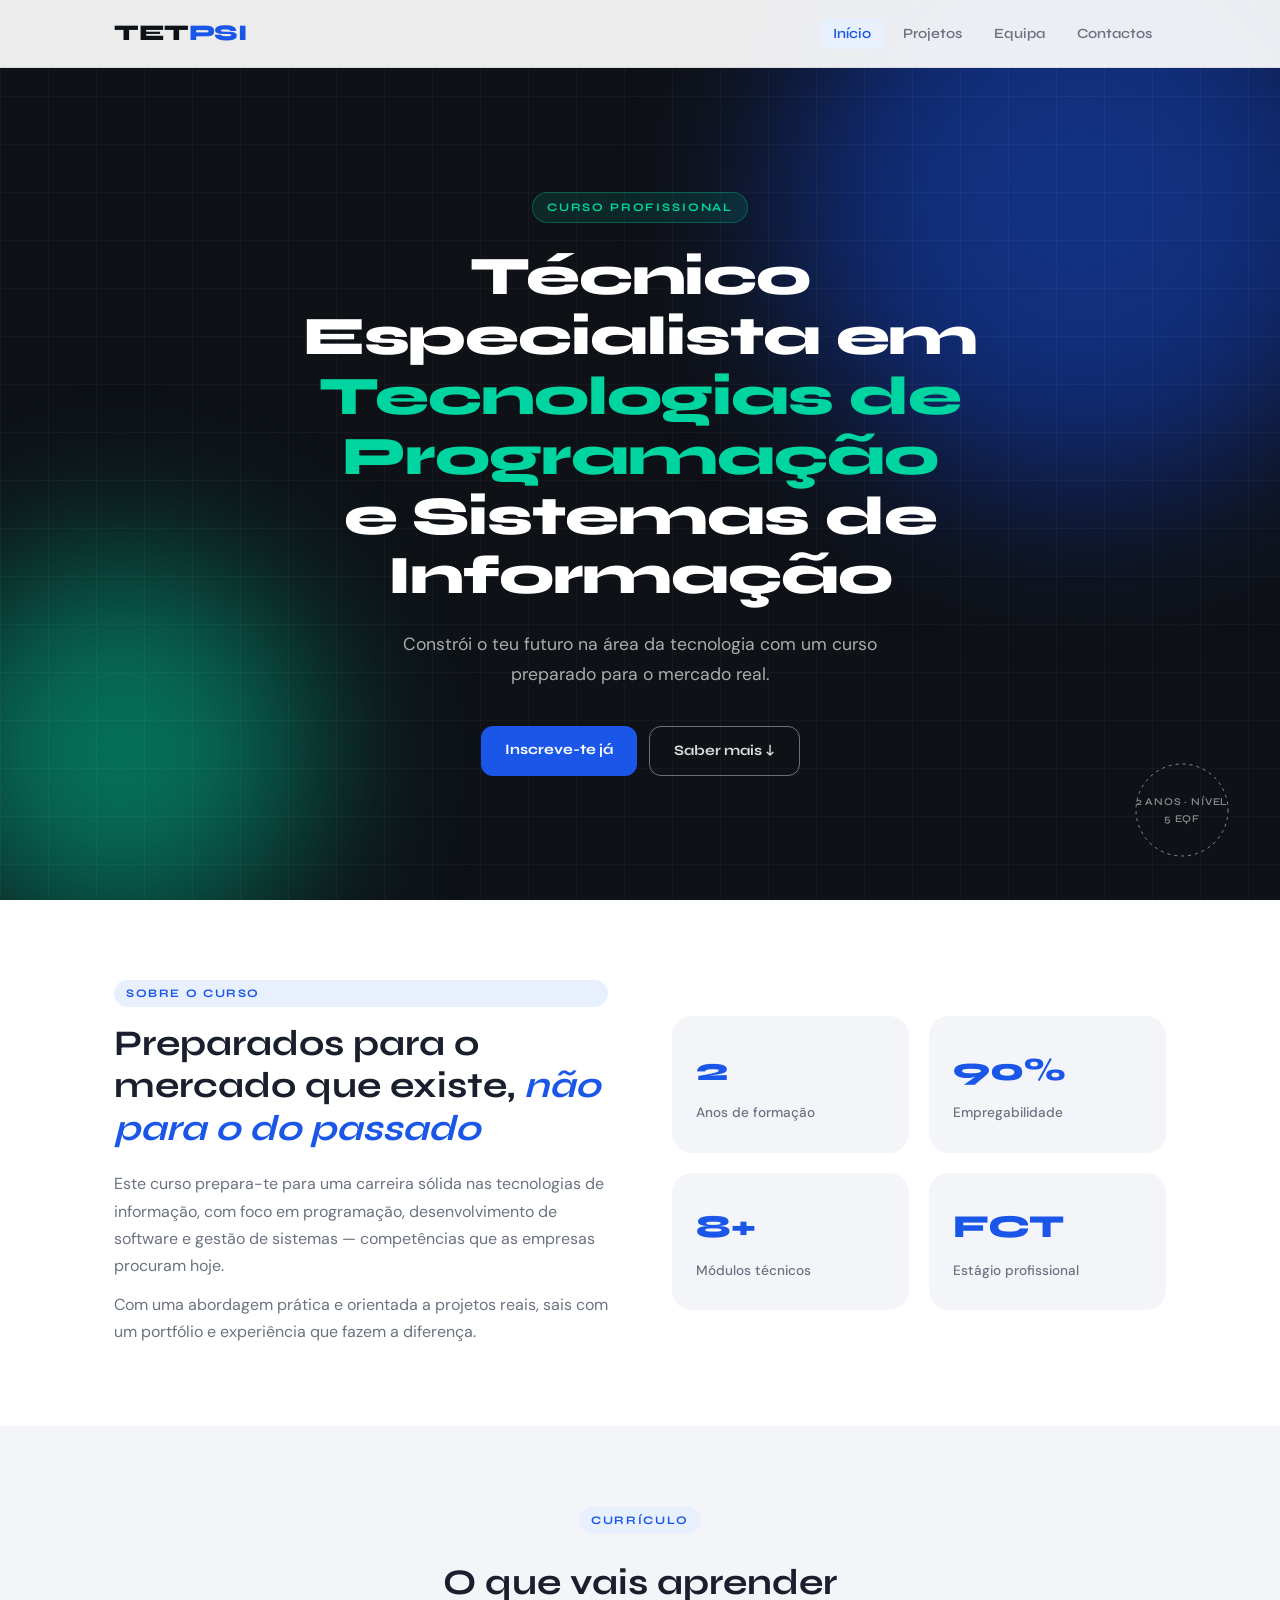
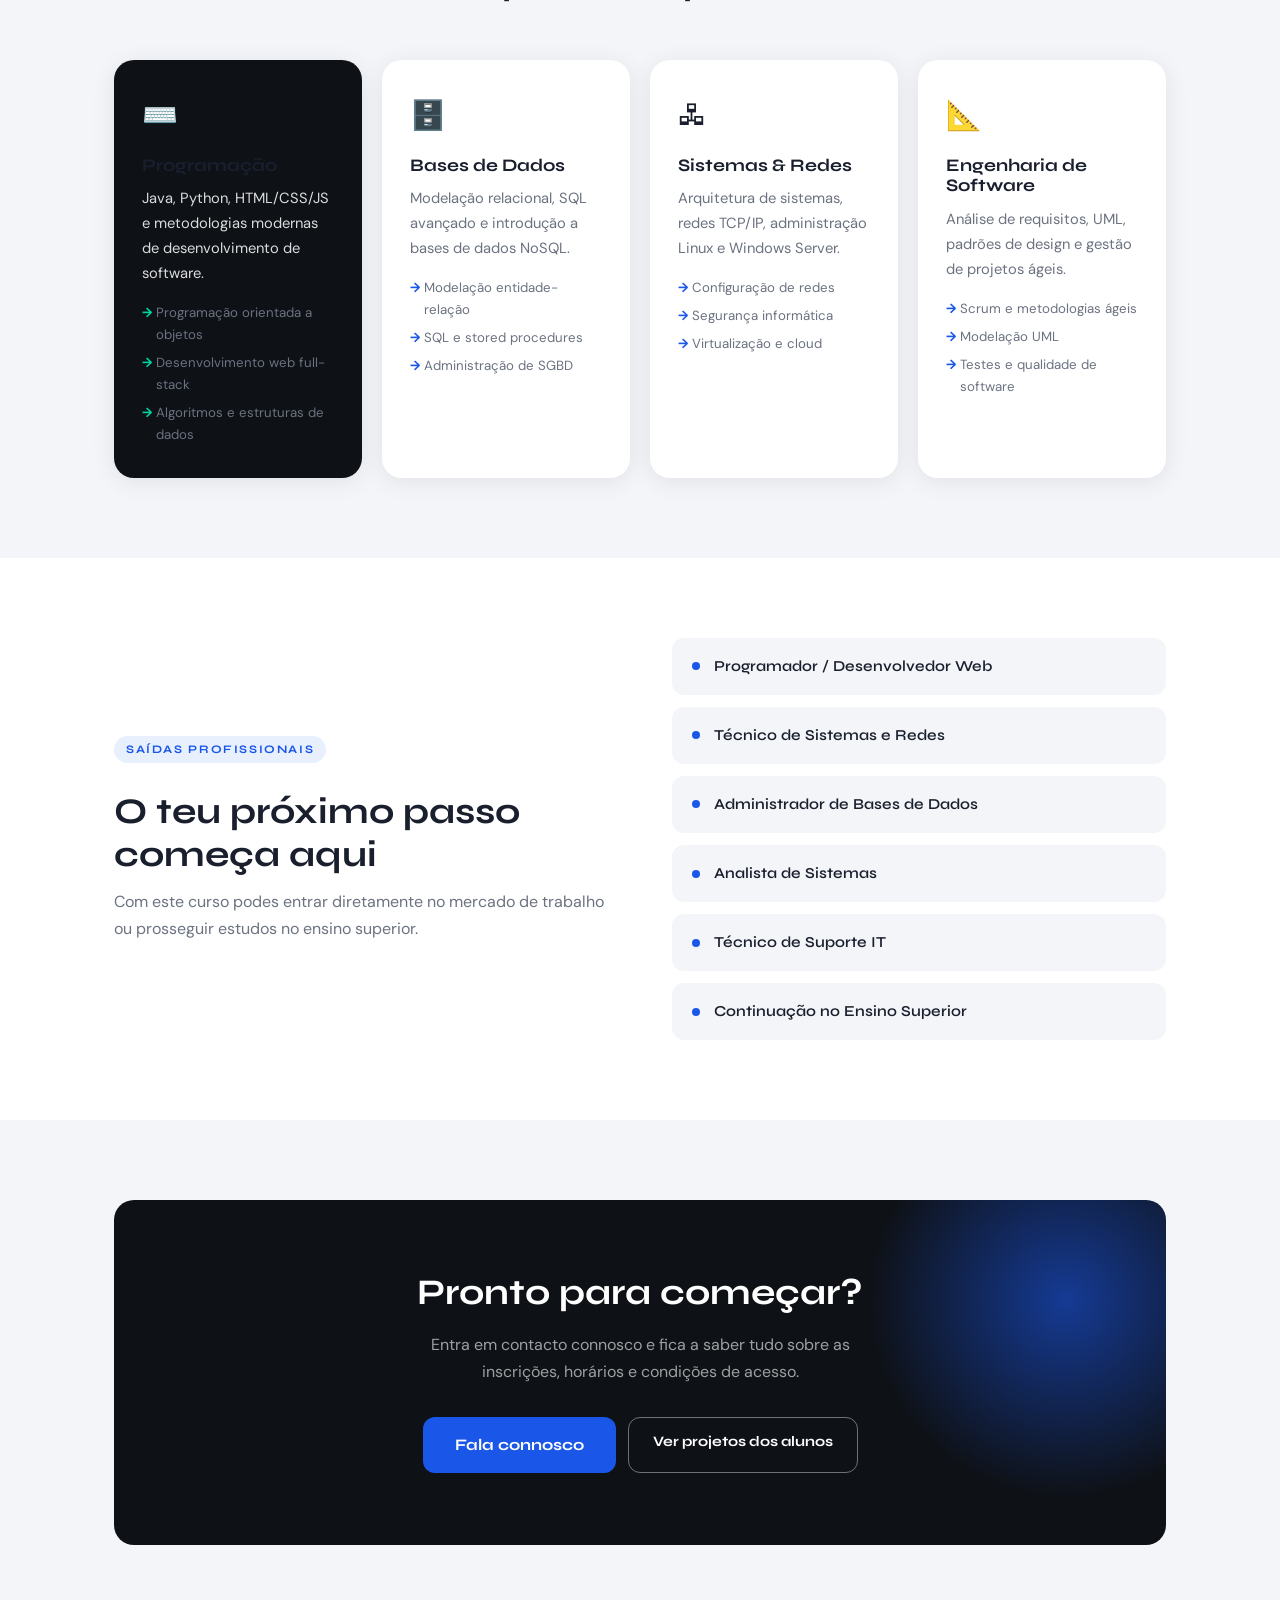
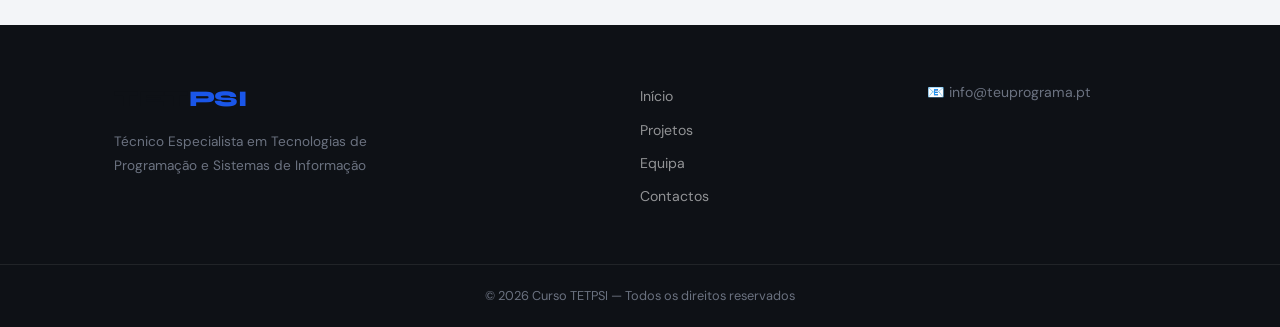
<file: index.html>
<!DOCTYPE html>
<html lang="pt">
<head>
  <meta charset="UTF-8">
  <meta name="viewport" content="width=device-width, initial-scale=1.0">
  <title>Curso TETPSI</title>
  <link rel="stylesheet" href="css/style.css">
  <link rel="preconnect" href="https://fonts.googleapis.com">
  <link rel="preconnect" href="https://fonts.gstatic.com" crossorigin>
  <link href="https://fonts.googleapis.com/css2?family=Syne:wght@400;600;700;800&family=DM+Sans:ital,wght@0,300;0,400;0,500;1,300&display=swap" rel="stylesheet">
</head>
<body>

  <!-- NAV -->
  <nav class="navbar">
    <div class="nav-inner">
      <a href="index.html" class="nav-logo">TET<span>PSI</span></a>
      <ul class="nav-links">
        <li><a href="index.html" class="active">Início</a></li>
        <li><a href="paginas/projetos.html">Projetos</a></li>
        <li><a href="paginas/equipa.html">Equipa</a></li>
        <li><a href="paginas/contatos.html">Contactos</a></li>
      </ul>
      <button class="nav-toggle" aria-label="Menu">
        <span></span><span></span><span></span>
      </button>
    </div>
  </nav>

  <!-- HERO -->
  <header class="hero">
    <div class="hero-bg">
      <div class="blob blob-1"></div>
      <div class="blob blob-2"></div>
      <div class="grid-overlay"></div>
    </div>
    <div class="hero-content">
      <span class="hero-tag">Curso Profissional</span>
      <h1 class="hero-title">
        Técnico Especialista em<br>
        <em>Tecnologias de Programação</em><br>
        e Sistemas de Informação
      </h1>
      <p class="hero-sub">Constrói o teu futuro na área da tecnologia com um curso preparado para o mercado real.</p>
      <div class="hero-actions">
        <a href="paginas/contatos.html" class="btn btn-primary">Inscreve-te já</a>
        <a href="#sobre" class="btn btn-ghost">Saber mais ↓</a>
      </div>
    </div>
    <div class="hero-badge">
      <svg viewBox="0 0 100 100" class="badge-ring"><circle cx="50" cy="50" r="46" fill="none" stroke="currentColor" stroke-width="1" stroke-dasharray="3 4"/></svg>
      <span>2 anos · Nível 5 EQF</span>
    </div>
  </header>

  <!-- SOBRE -->
  <section id="sobre" class="section sobre">
    <div class="container">
      <div class="sobre-grid">
        <div class="sobre-text">
          <span class="section-tag">Sobre o Curso</span>
          <h2>Preparados para o mercado que existe, <em>não para o do passado</em></h2>
          <p>Este curso prepara-te para uma carreira sólida nas tecnologias de informação, com foco em programação, desenvolvimento de software e gestão de sistemas — competências que as empresas procuram hoje.</p>
          <p>Com uma abordagem prática e orientada a projetos reais, sais com um portfólio e experiência que fazem a diferença.</p>
        </div>
        <div class="sobre-stats">
          <div class="stat">
            <span class="stat-num">2</span>
            <span class="stat-label">Anos de formação</span>
          </div>
          <div class="stat">
            <span class="stat-num">90%</span>
            <span class="stat-label">Empregabilidade</span>
          </div>
          <div class="stat">
            <span class="stat-num">8+</span>
            <span class="stat-label">Módulos técnicos</span>
          </div>
          <div class="stat">
            <span class="stat-num">FCT</span>
            <span class="stat-label">Estágio profissional</span>
          </div>
        </div>
      </div>
    </div>
  </section>

  <!-- O QUE APRENDES -->
  <section class="section aprender">
    <div class="container">
      <div class="section-header">
        <span class="section-tag">Currículo</span>
        <h2>O que vais aprender</h2>
      </div>
      <div class="cards-grid">
        <div class="card card--accent">
          <div class="card-icon">⌨️</div>
          <h3>Programação</h3>
          <p>Java, Python, HTML/CSS/JS e metodologias modernas de desenvolvimento de software.</p>
          <ul class="card-list">
            <li>Programação orientada a objetos</li>
            <li>Desenvolvimento web full-stack</li>
            <li>Algoritmos e estruturas de dados</li>
          </ul>
        </div>
        <div class="card">
          <div class="card-icon">🗄️</div>
          <h3>Bases de Dados</h3>
          <p>Modelação relacional, SQL avançado e introdução a bases de dados NoSQL.</p>
          <ul class="card-list">
            <li>Modelação entidade-relação</li>
            <li>SQL e stored procedures</li>
            <li>Administração de SGBD</li>
          </ul>
        </div>
        <div class="card">
          <div class="card-icon">🖧</div>
          <h3>Sistemas & Redes</h3>
          <p>Arquitetura de sistemas, redes TCP/IP, administração Linux e Windows Server.</p>
          <ul class="card-list">
            <li>Configuração de redes</li>
            <li>Segurança informática</li>
            <li>Virtualização e cloud</li>
          </ul>
        </div>
        <div class="card">
          <div class="card-icon">📐</div>
          <h3>Engenharia de Software</h3>
          <p>Análise de requisitos, UML, padrões de design e gestão de projetos ágeis.</p>
          <ul class="card-list">
            <li>Scrum e metodologias ágeis</li>
            <li>Modelação UML</li>
            <li>Testes e qualidade de software</li>
          </ul>
        </div>
      </div>
    </div>
  </section>

  <!-- SAIDAS -->
  <section class="section saidas">
    <div class="container">
      <div class="saidas-inner">
        <div class="section-header">
          <span class="section-tag">Saídas Profissionais</span>
          <h2>O teu próximo passo começa aqui</h2>
          <p>Com este curso podes entrar diretamente no mercado de trabalho ou prosseguir estudos no ensino superior.</p>
        </div>
        <div class="saidas-list">
          <div class="saida-item"><span class="saida-dot"></span>Programador / Desenvolvedor Web</div>
          <div class="saida-item"><span class="saida-dot"></span>Técnico de Sistemas e Redes</div>
          <div class="saida-item"><span class="saida-dot"></span>Administrador de Bases de Dados</div>
          <div class="saida-item"><span class="saida-dot"></span>Analista de Sistemas</div>
          <div class="saida-item"><span class="saida-dot"></span>Técnico de Suporte IT</div>
          <div class="saida-item"><span class="saida-dot"></span>Continuação no Ensino Superior</div>
        </div>
      </div>
    </div>
  </section>

  <!-- CTA -->
  <section class="section cta">
    <div class="container">
      <div class="cta-box">
        <div class="cta-blob"></div>
        <h2>Pronto para começar?</h2>
        <p>Entra em contacto connosco e fica a saber tudo sobre as inscrições, horários e condições de acesso.</p>
        <div class="cta-actions">
          <a href="paginas/contatos.html" class="btn btn-primary btn-lg">Fala connosco</a>
          <a href="paginas/projetos.html" class="btn btn-ghost-dark">Ver projetos dos alunos</a>
        </div>
      </div>
    </div>
  </section>

  <!-- FOOTER -->
  <footer class="footer">
    <div class="container footer-inner">
      <div class="footer-brand">
        <a href="index.html" class="nav-logo">TET<span>PSI</span></a>
        <p>Técnico Especialista em Tecnologias de Programação e Sistemas de Informação</p>
      </div>
      <div class="footer-links">
        <a href="index.html">Início</a>
        <a href="paginas/projetos.html">Projetos</a>
        <a href="paginas/equipa.html">Equipa</a>
        <a href="paginas/contatos.html">Contactos</a>
      </div>
      <div class="footer-contact">
        <p>📧 info@teuprograma.pt</p>
      </div>
    </div>
    <div class="footer-bottom">
      <p>&copy; 2026 Curso TETPSI — Todos os direitos reservados</p>
    </div>
  </footer>

  <script src="script.js"></script>
</body>
</html>
</file>
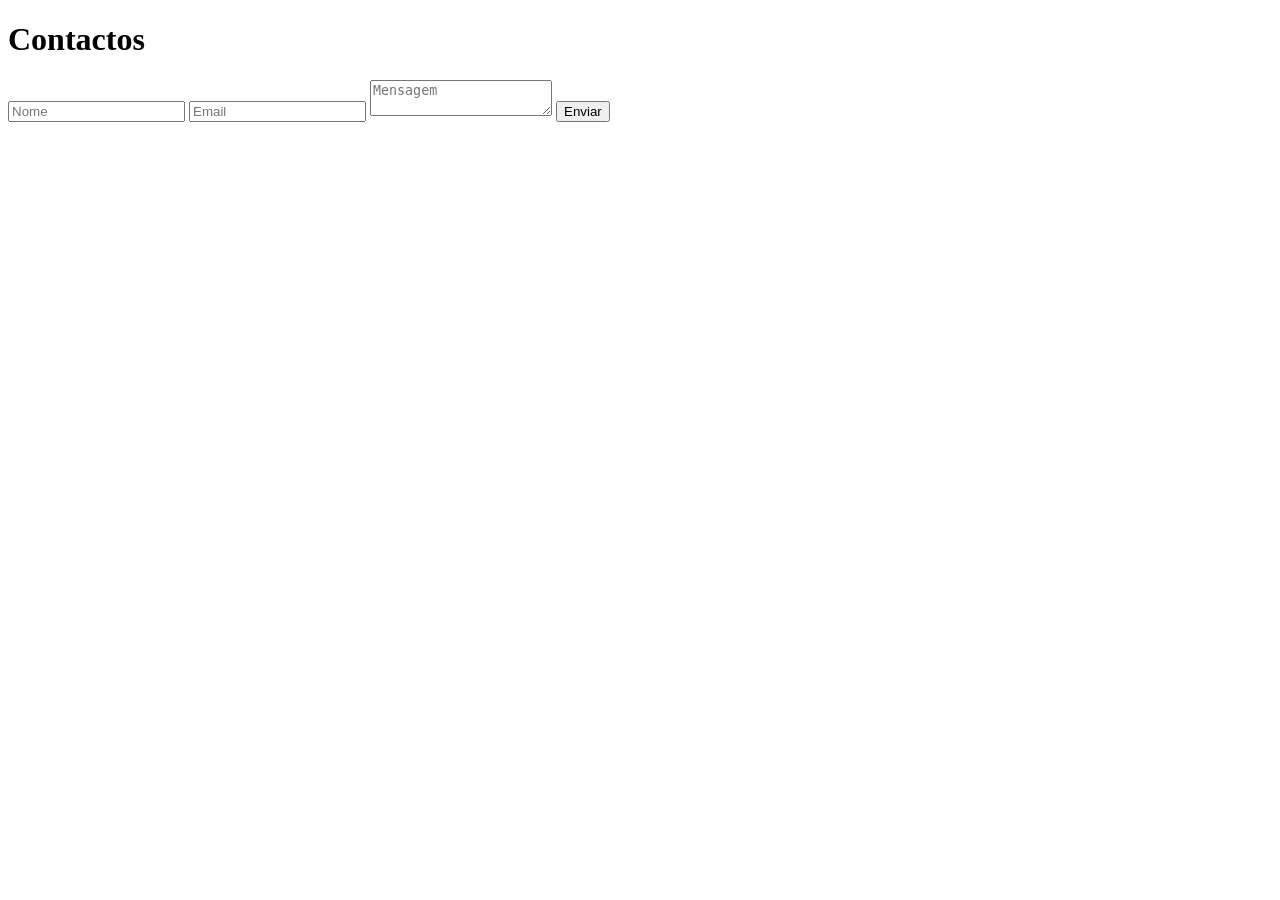
<file: contatos.html>
<!DOCTYPE html>
<html lang="en">
<head>
    <meta charset="UTF-8">
    <meta name="viewport" content="width=device-width, initial-scale=1.0">
    <title>Contactos</title>
</head>
<body>
    <h1>Contactos</h1>
    <form>
        <input type="text" id="nome" placeholder="Nome">
        <input type="email" id="email" placeholder="Email">
        <textarea id="mensagem" placeholder="Mensagem"></textarea>
        <button type="submit">Enviar</button>
</form>
<script src="script.js"></script>
</body>
</html>
</file>
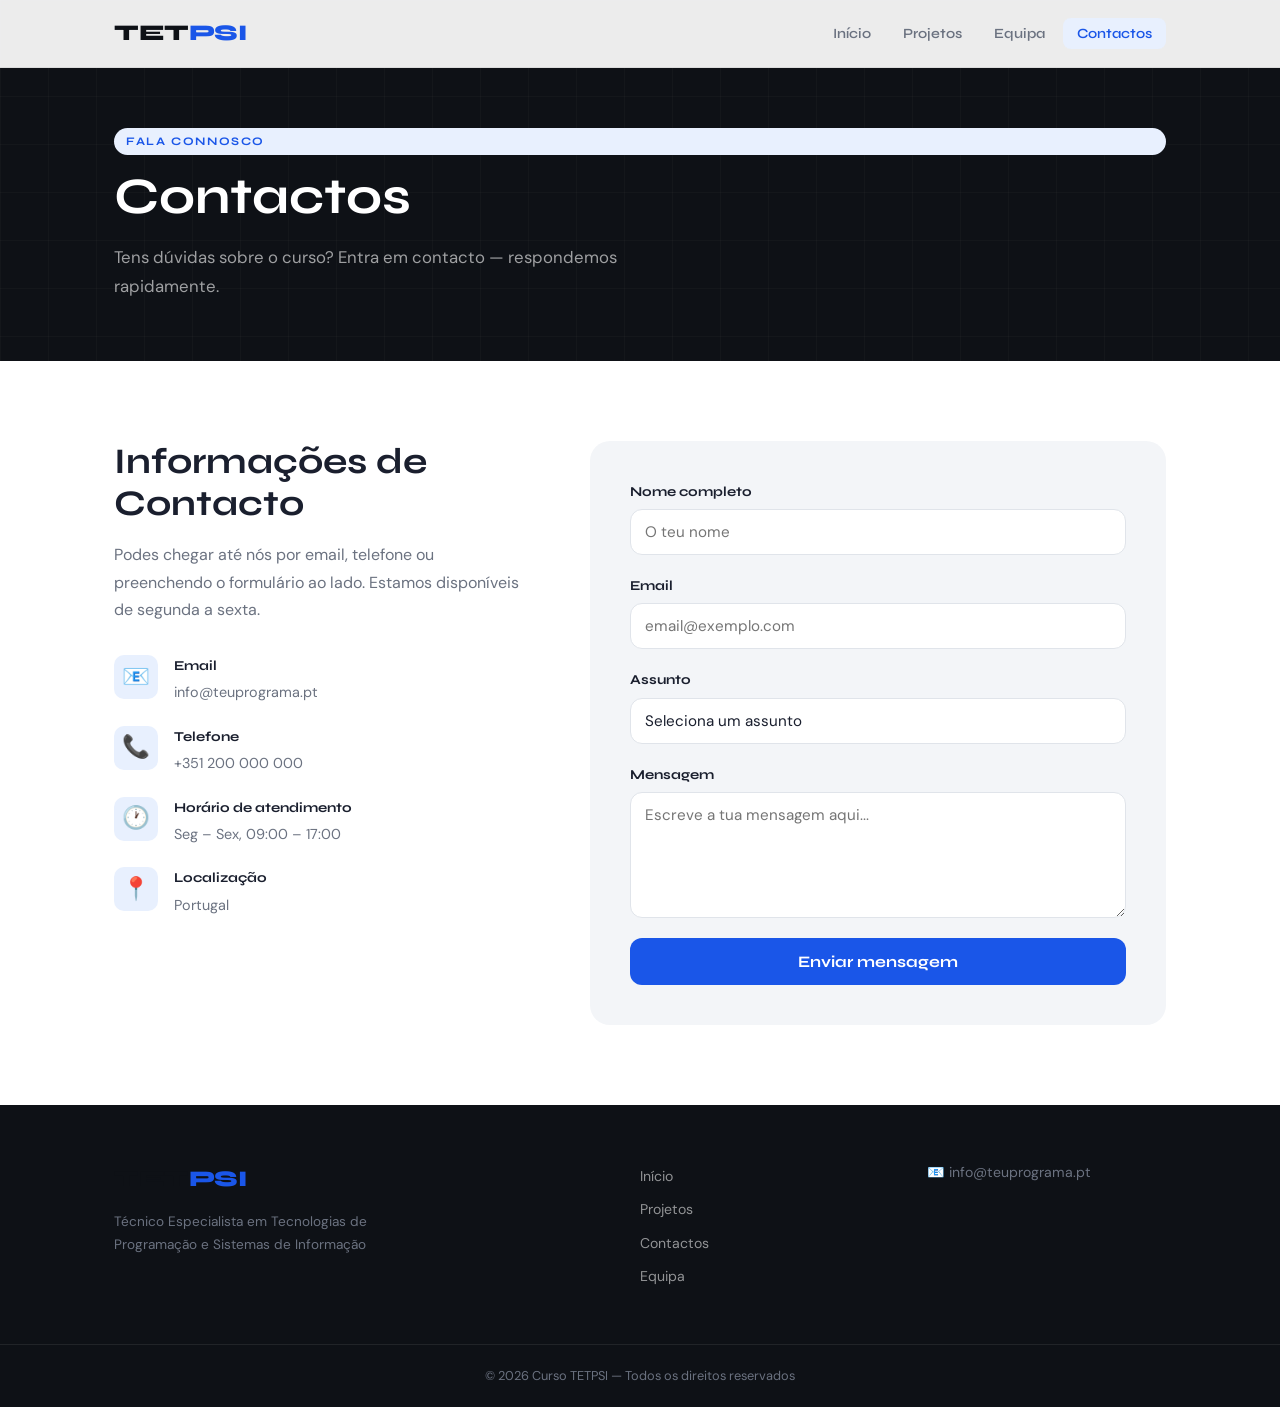
<file: paginas/contatos.html>
<!DOCTYPE html>
<html lang="pt">
<head>
  <meta charset="UTF-8">
  <meta name="viewport" content="width=device-width, initial-scale=1.0">
  <title>Contactos — TETPSI</title>
  <link rel="stylesheet" href="../css/style.css">
  <link rel="preconnect" href="https://fonts.googleapis.com">
  <link rel="preconnect" href="https://fonts.gstatic.com" crossorigin>
  <link href="https://fonts.googleapis.com/css2?family=Syne:wght@400;600;700;800&family=DM+Sans:ital,wght@0,300;0,400;0,500;1,300&display=swap" rel="stylesheet">
</head>
<body>

  <!-- NAV -->
  <nav class="navbar">
    <div class="nav-inner">
      <a href="../index.html" class="nav-logo">TET<span>PSI</span></a>
      <ul class="nav-links">
        <li><a href="../index.html">Início</a></li>
        <li><a href="projetos.html">Projetos</a></li>
        <li><a href="equipa.html">Equipa</a></li>
        <li><a href="contatos.html" class="active">Contactos</a></li>   
      </ul>
      <button class="nav-toggle" aria-label="Menu">
        <span></span><span></span><span></span>
      </button>
    </div>
  </nav>

  <!-- PAGE HERO -->
  <div class="page-hero">
    <div class="container">
      <span class="section-tag">Fala connosco</span>
      <h1>Contactos</h1>
      <p>Tens dúvidas sobre o curso? Entra em contacto — respondemos rapidamente.</p>
    </div>
  </div>

  <!-- CONTACT SECTION -->
  <section class="section contact-section">
    <div class="container">
      <div class="contact-grid">

        <!-- INFO -->
        <div class="contact-info">
          <h2>Informações de Contacto</h2>
          <p>Podes chegar até nós por email, telefone ou preenchendo o formulário ao lado. Estamos disponíveis de segunda a sexta.</p>

          <div class="info-items">
            <div class="info-item">
              <div class="info-icon">📧</div>
              <div>
                <strong>Email</strong>
                <span>info@teuprograma.pt</span>
              </div>
            </div>
            <div class="info-item">
              <div class="info-icon">📞</div>
              <div>
                <strong>Telefone</strong>
                <span>+351 200 000 000</span>
              </div>
            </div>
            <div class="info-item">
              <div class="info-icon">🕐</div>
              <div>
                <strong>Horário de atendimento</strong>
                <span>Seg – Sex, 09:00 – 17:00</span>
              </div>
            </div>
            <div class="info-item">
              <div class="info-icon">📍</div>
              <div>
                <strong>Localização</strong>
                <span>Portugal</span>
              </div>
            </div>
          </div>
        </div>

        <!-- FORM -->
        <div class="contact-form-wrap">
          <form id="contactForm" novalidate>
            <div class="form-group">
              <label for="nome">Nome completo</label>
              <input type="text" id="nome" placeholder="O teu nome" autocomplete="name">
              <span class="field-error" id="erroNome">Por favor preenche o teu nome.</span>
            </div>
            <div class="form-group">
              <label for="email">Email</label>
              <input type="email" id="email" placeholder="email@exemplo.com" autocomplete="email">
              <span class="field-error" id="erroEmail">Por favor indica um email válido.</span>
            </div>
            <div class="form-group">
              <label for="assunto">Assunto</label>
              <select id="assunto">
                <option value="">Seleciona um assunto</option>
                <option value="inscricao">Inscrição no curso</option>
                <option value="info">Informações gerais</option>
                <option value="outro">Outro</option>
              </select>
            </div>
            <div class="form-group">
              <label for="mensagem">Mensagem</label>
              <textarea id="mensagem" rows="5" placeholder="Escreve a tua mensagem aqui..."></textarea>
            </div>
            <button type="submit" class="btn btn-primary btn-full">Enviar mensagem</button>
            <div class="form-success" id="formSuccess">
              ✅ Mensagem enviada com sucesso! Entraremos em contacto brevemente.
            </div>
          </form>
        </div>

      </div>
    </div>
  </section>

  <!-- FOOTER -->
  <footer class="footer">
    <div class="container footer-inner">
      <div class="footer-brand">
        <a href="../index.html" class="nav-logo">TET<span>PSI</span></a>
        <p>Técnico Especialista em Tecnologias de Programação e Sistemas de Informação</p>
      </div>
      <div class="footer-links">
        <a href="../index.html">Início</a>
        <a href="../paginas/projetos.html">Projetos</a>
        <a href="../paginas/contatos.html">Contactos</a>
        <a href="../paginas/equipa.html">Equipa</a>
      </div>
      <div class="footer-contact">
        <p>📧 info@teuprograma.pt</p>
      </div>
    </div>
    <div class="footer-bottom">
      <p>&copy; 2026 Curso TETPSI — Todos os direitos reservados</p>
    </div>
  </footer>

  <script src="../script.js"></script>
</body>
</html>
</file>
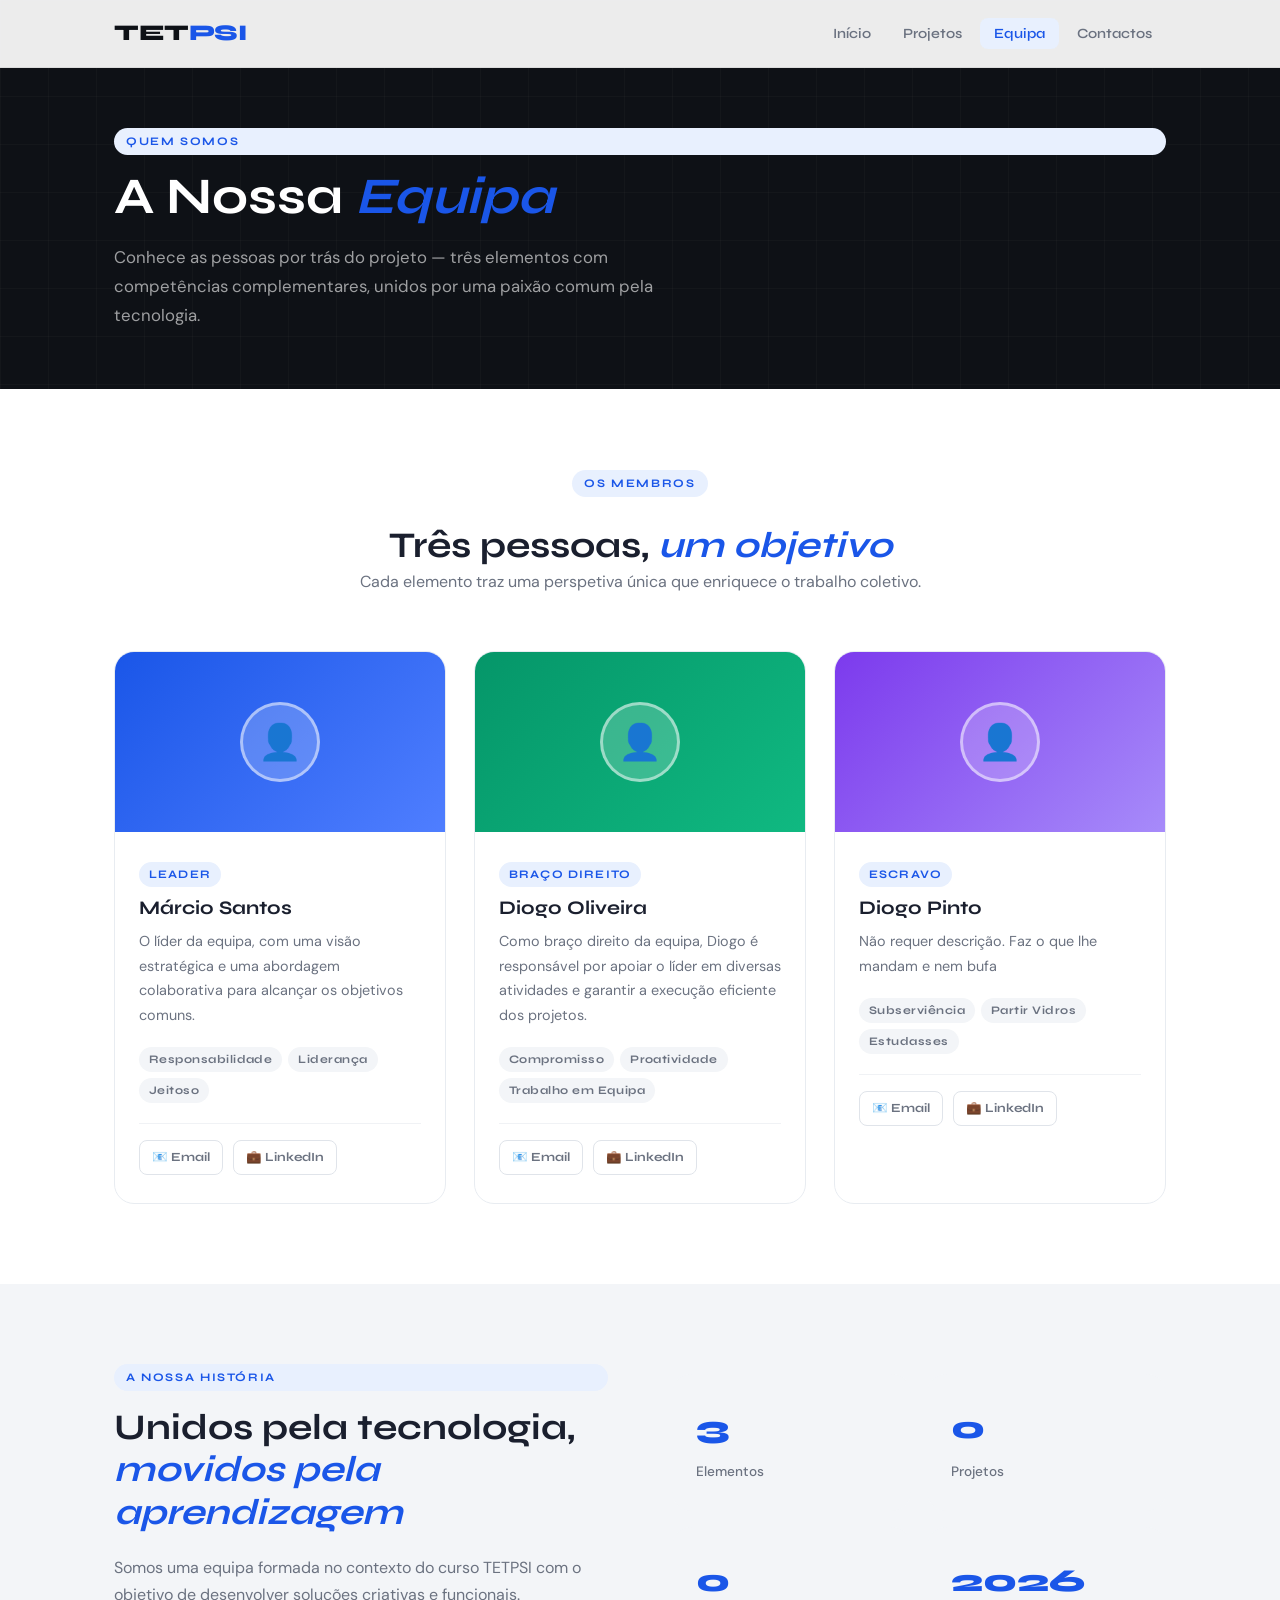
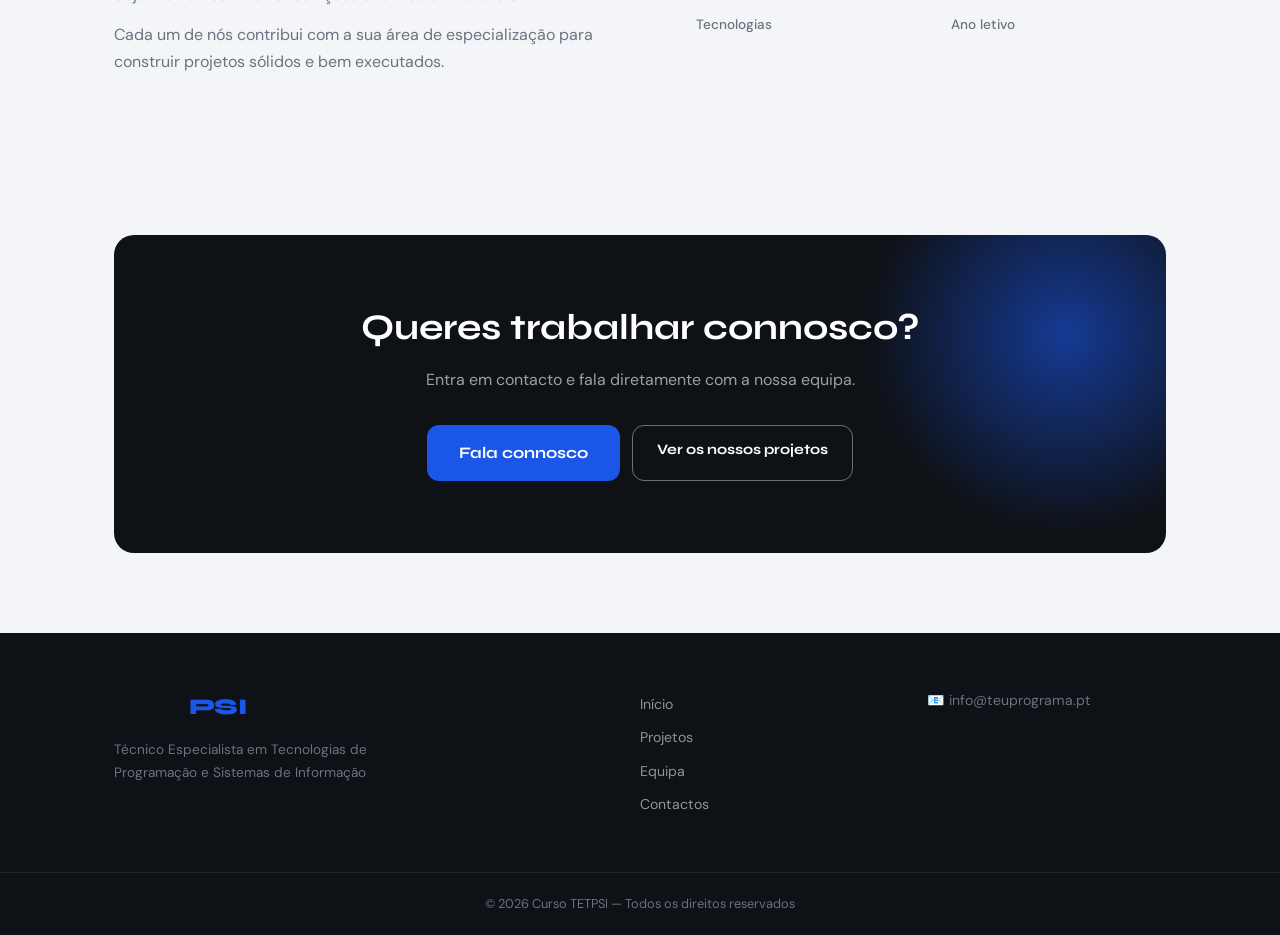
<file: paginas/equipa.html>
<!DOCTYPE html>
<html lang="pt">
<head>
  <meta charset="UTF-8">
  <meta name="viewport" content="width=device-width, initial-scale=1.0">
  <title>Equipa — TETPSI</title>
  <link rel="stylesheet" href="../css/style.css">
  <link rel="preconnect" href="https://fonts.googleapis.com">
  <link rel="preconnect" href="https://fonts.gstatic.com" crossorigin>
  <link href="https://fonts.googleapis.com/css2?family=Syne:wght@400;600;700;800&family=DM+Sans:ital,wght@0,300;0,400;0,500;1,300&display=swap" rel="stylesheet">
</head>
<body>

  <!-- NAV -->
  <nav class="navbar">
    <div class="nav-inner">
      <a href="../index.html" class="nav-logo">TET<span>PSI</span></a>
      <ul class="nav-links">
        <li><a href="../index.html">Início</a></li>
        <li><a href="projetos.html">Projetos</a></li>
        <li><a href="equipa.html" class="active">Equipa</a></li>
        <li><a href="contatos.html">Contactos</a></li>
      </ul>
      <button class="nav-toggle" aria-label="Menu">
        <span></span><span></span><span></span>
      </button>
    </div>
  </nav>

  <!-- PAGE HERO -->
  <div class="page-hero">
    <div class="container">
      <span class="section-tag">Quem somos</span>
      <h1>A Nossa <em>Equipa</em></h1>
      <p>Conhece as pessoas por trás do projeto — três elementos com competências complementares, unidos por uma paixão comum pela tecnologia.</p>
    </div>
  </div>

  <!-- MEMBROS DA EQUIPA -->
  <section class="section equipa-section">
    <div class="container">

      <div class="section-header">
        <span class="section-tag">Os membros</span>
        <h2>Três pessoas, <em>um objetivo</em></h2>
        <p>Cada elemento traz uma perspetiva única que enriquece o trabalho coletivo.</p>
      </div>

      <div class="equipa-grid">

        <!-- MEMBRO 1 -->
        <div class="membro-card">
          <div class="membro-thumb membro-thumb--blue">
            <div class="membro-avatar">👤</div>
          </div>
          <div class="membro-body">
            <span class="membro-role">Leader</span>
            <h3>Márcio Santos</h3>
            <p>O líder da equipa, com uma visão estratégica e uma abordagem colaborativa para alcançar os objetivos comuns.</p>
            <div class="membro-skills">
              <span class="skill-tag">Responsabilidade</span>
              <span class="skill-tag">Liderança</span>
              <span class="skill-tag">Jeitoso</span>
            </div>
            <div class="membro-footer">
              <a href="mailto:marcio.santos@exemplo.com" class="membro-link">📧 Email</a>
              <a href="https://www.linkedin.com/in/marciosantos" class="membro-link">💼 LinkedIn</a>
            </div>
          </div>
        </div>

        <!-- MEMBRO 2 -->
        <div class="membro-card">
          <div class="membro-thumb membro-thumb--green">
            <div class="membro-avatar">👤</div>
          </div>
          <div class="membro-body">
            <span class="membro-role">Braço Direito</span>
            <h3>Diogo Oliveira</h3>
            <p>Como braço direito da equipa, Diogo é responsável por apoiar o líder em diversas atividades e garantir a execução eficiente dos projetos.</p>
            <div class="membro-skills">
              <span class="skill-tag">Compromisso</span>
              <span class="skill-tag">Proatividade</span>
              <span class="skill-tag">Trabalho em Equipa</span>
            </div>
            <div class="membro-footer">
              <a href="mailto:diogo.oliveira@exemplo.com" class="membro-link">📧 Email</a>
              <a href="https://www.linkedin.com/in/diogooliveira" class="membro-link">💼 LinkedIn</a>
            </div>
          </div>
        </div>

        <!-- MEMBRO 3 -->
        <div class="membro-card">
          <div class="membro-thumb membro-thumb--purple">
            <div class="membro-avatar">👤</div>
          </div>
          <div class="membro-body">
            <span class="membro-role">Escravo</span>
            <h3>Diogo Pinto</h3>
            <p>Não requer descrição. Faz o que lhe mandam e nem bufa</p>
            <div class="membro-skills">
              <span class="skill-tag">Subserviência</span>
              <span class="skill-tag">Partir Vidros</span>
              <span class="skill-tag">Estudasses</span>
            </div>
            <div class="membro-footer">
              <a href="mailto:diogo.pinto@exemplo.com" class="membro-link">📧 Email</a>
              <a href="#" class="membro-link">💼 LinkedIn</a>
            </div>
          </div>
        </div>

      </div>
    </div>
  </section>

  <!-- SOBRE A EQUIPA -->
  <section class="section sobre-equipa">
    <div class="container">
      <div class="sobre-equipa-inner">
        <div class="sobre-equipa-text">
          <span class="section-tag">A nossa história</span>
          <h2>Unidos pela tecnologia, <em>movidos pela aprendizagem</em></h2>
          <p>Somos uma equipa formada no contexto do curso TETPSI com o objetivo de desenvolver soluções criativas e funcionais.</p>
          <p>Cada um de nós contribui com a sua área de especialização para construir projetos sólidos e bem executados.</p>
        </div>
        <div class="equipa-stats">
          <div class="stat">
            <span class="stat-num">3</span>
            <span class="stat-label">Elementos</span>
          </div>
          <div class="stat">
            <span class="stat-num">0</span>
            <span class="stat-label">Projetos</span>
          </div>
          <div class="stat">
            <span class="stat-num">0</span>
            <span class="stat-label">Tecnologias</span>
          </div>
          <div class="stat">
            <span class="stat-num">2026</span>
            <span class="stat-label">Ano letivo</span>
          </div>
        </div>
      </div>
    </div>
  </section>

  <!-- CTA -->
  <section class="section cta">
    <div class="container">
      <div class="cta-box">
        <div class="cta-blob"></div>
        <h2>Queres trabalhar connosco?</h2>
        <p>Entra em contacto e fala diretamente com a nossa equipa.</p>
        <div class="cta-actions">
          <a href="contatos.html" class="btn btn-primary btn-lg">Fala connosco</a>
          <a href="projetos.html" class="btn btn-ghost-dark">Ver os nossos projetos</a>
        </div>
      </div>
    </div>
  </section>

  <!-- FOOTER -->
  <footer class="footer">
    <div class="container footer-inner">
      <div class="footer-brand">
        <a href="../index.html" class="nav-logo">TET<span>PSI</span></a>
        <p>Técnico Especialista em Tecnologias de Programação e Sistemas de Informação</p>
      </div>
      <div class="footer-links">
        <a href="../index.html">Início</a>
        <a href="projetos.html">Projetos</a>
        <a href="equipa.html">Equipa</a>
        <a href="contatos.html">Contactos</a>
      </div>
      <div class="footer-contact">
        <p>📧 info@teuprograma.pt</p>
      </div>
    </div>
    <div class="footer-bottom">
      <p>&copy; 2026 Curso TETPSI — Todos os direitos reservados</p>
    </div>
  </footer>

  <script src="../script.js"></script>
</body>
</html>
</file>
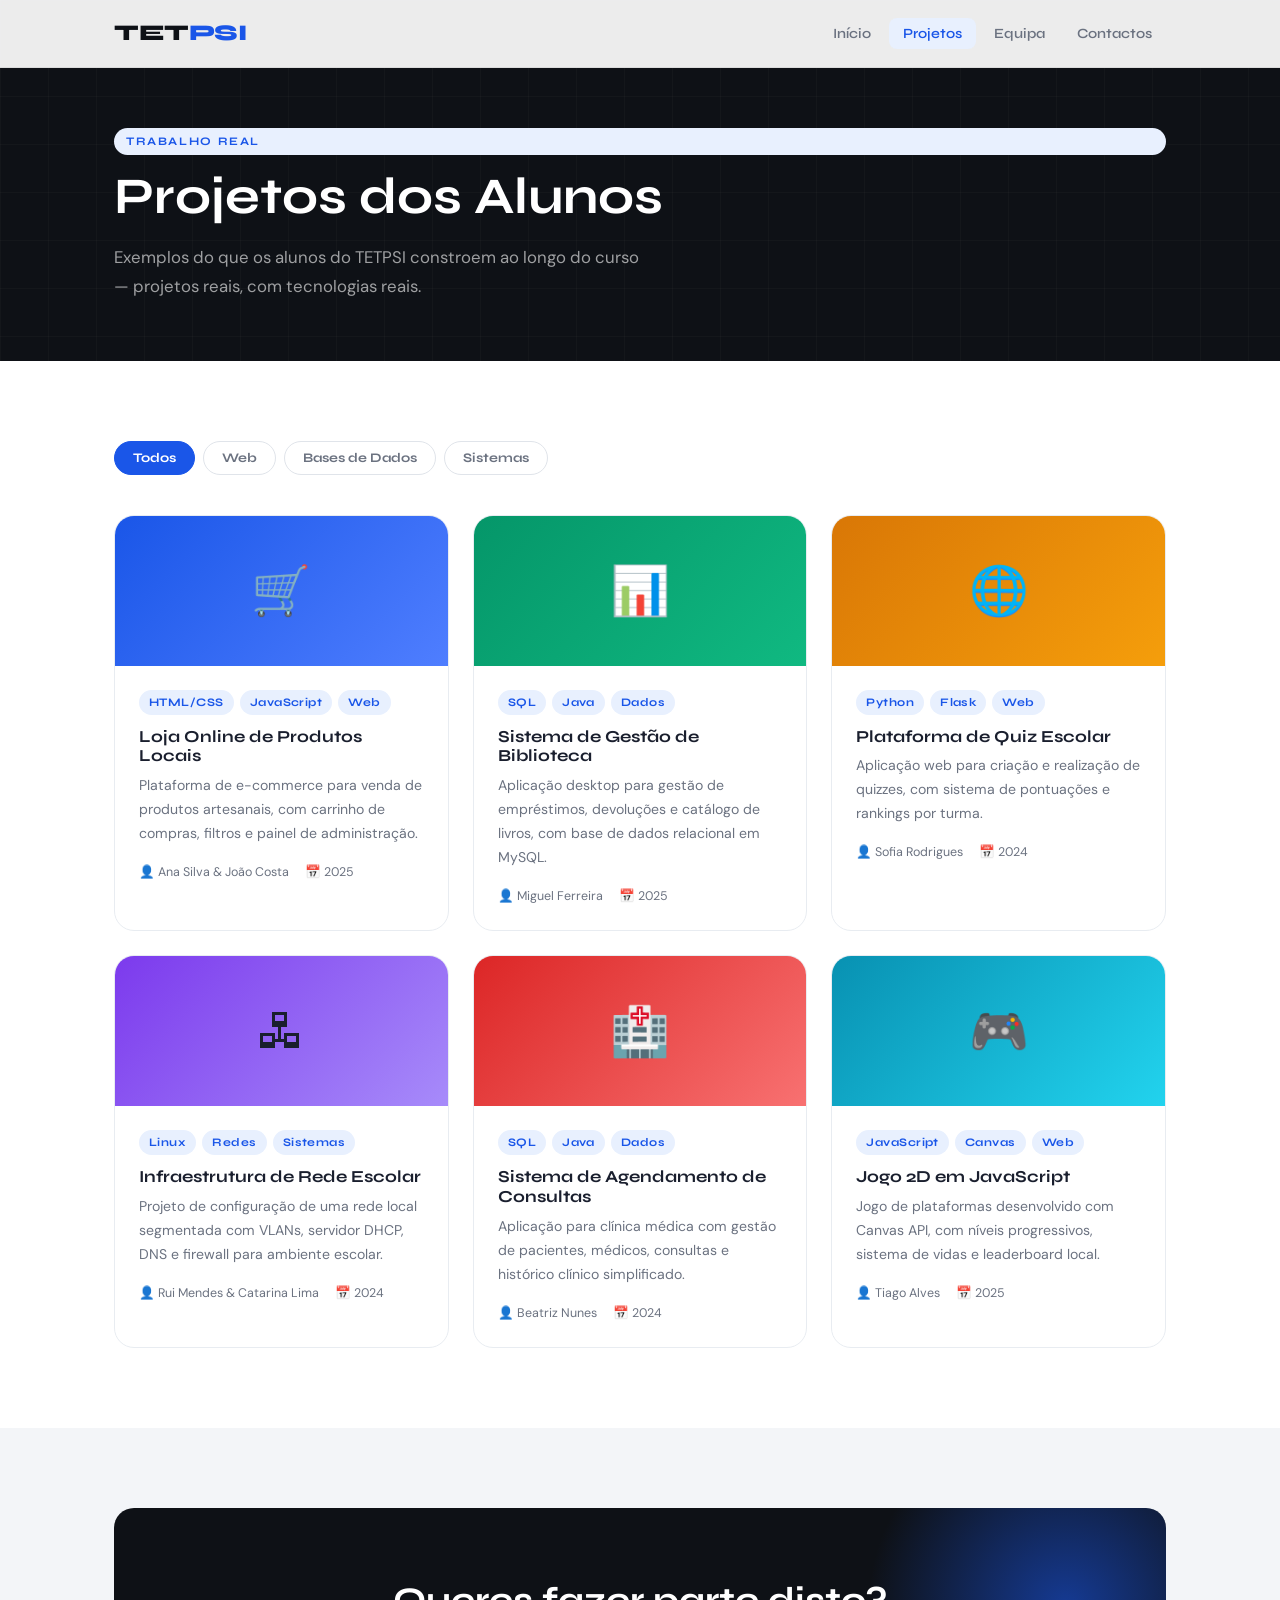
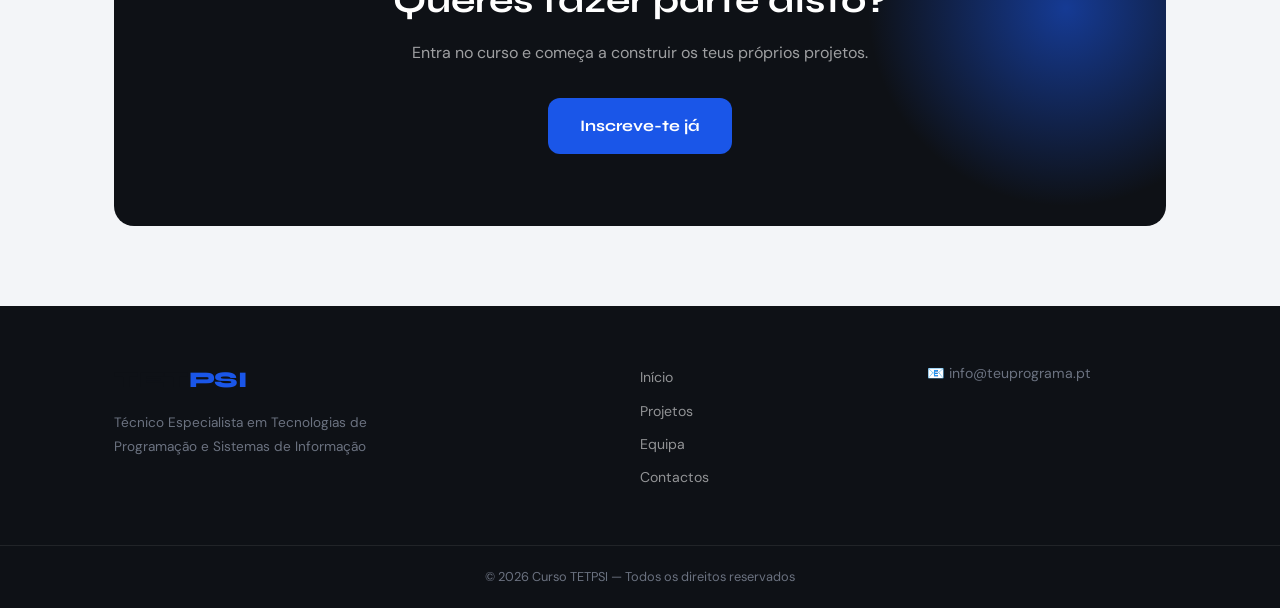
<file: paginas/projetos.html>
<!DOCTYPE html>
<html lang="pt">
<head>
  <meta charset="UTF-8">
  <meta name="viewport" content="width=device-width, initial-scale=1.0">
  <title>Projetos — TETPSI</title>
  <link rel="stylesheet" href="../css/style.css">
  <link rel="preconnect" href="https://fonts.googleapis.com">
  <link rel="preconnect" href="https://fonts.gstatic.com" crossorigin>
  <link href="https://fonts.googleapis.com/css2?family=Syne:wght@400;600;700;800&family=DM+Sans:ital,wght@0,300;0,400;0,500;1,300&display=swap" rel="stylesheet">
</head>
<body>

  <!-- NAV -->
  <nav class="navbar">
    <div class="nav-inner">
      <a href="../index.html" class="nav-logo">TET<span>PSI</span></a>
      <ul class="nav-links">
        <li><a href="../index.html">Início</a></li>
        <li><a href="projetos.html" class="active">Projetos</a></li>
        <li><a href="equipa.html">Equipa</a></li>
        <li><a href="contatos.html">Contactos</a></li>
      </ul>
      <button class="nav-toggle" aria-label="Menu">
        <span></span><span></span><span></span>
      </button>
    </div>
  </nav>

  <!-- PAGE HERO -->
  <div class="page-hero">
    <div class="container">
      <span class="section-tag">Trabalho real</span>
      <h1>Projetos dos Alunos</h1>
      <p>Exemplos do que os alunos do TETPSI constroem ao longo do curso — projetos reais, com tecnologias reais.</p>
    </div>
  </div>

  <!-- FILTER -->
  <section class="section projetos-section">
    <div class="container">
      <div class="filter-bar">
        <button class="filter-btn active" data-filter="all">Todos</button>
        <button class="filter-btn" data-filter="web">Web</button>
        <button class="filter-btn" data-filter="dados">Bases de Dados</button>
        <button class="filter-btn" data-filter="sistemas">Sistemas</button>
      </div>

      <div class="projetos-grid" id="projetosGrid">

        <div class="projeto-card" data-category="web">
          <div class="projeto-thumb projeto-thumb--blue">
            <span class="projeto-emoji">🛒</span>
          </div>
          <div class="projeto-body">
            <div class="projeto-tags">
              <span class="tag">HTML/CSS</span>
              <span class="tag">JavaScript</span>
              <span class="tag">Web</span>
            </div>
            <h3>Loja Online de Produtos Locais</h3>
            <p>Plataforma de e-commerce para venda de produtos artesanais, com carrinho de compras, filtros e painel de administração.</p>
            <div class="projeto-meta">
              <span>👤 Ana Silva &amp; João Costa</span>
              <span>📅 2025</span>
            </div>
          </div>
        </div>

        <div class="projeto-card" data-category="dados">
          <div class="projeto-thumb projeto-thumb--green">
            <span class="projeto-emoji">📊</span>
          </div>
          <div class="projeto-body">
            <div class="projeto-tags">
              <span class="tag">SQL</span>
              <span class="tag">Java</span>
              <span class="tag">Dados</span>
            </div>
            <h3>Sistema de Gestão de Biblioteca</h3>
            <p>Aplicação desktop para gestão de empréstimos, devoluções e catálogo de livros, com base de dados relacional em MySQL.</p>
            <div class="projeto-meta">
              <span>👤 Miguel Ferreira</span>
              <span>📅 2025</span>
            </div>
          </div>
        </div>

        <div class="projeto-card" data-category="web">
          <div class="projeto-thumb projeto-thumb--orange">
            <span class="projeto-emoji">🌐</span>
          </div>
          <div class="projeto-body">
            <div class="projeto-tags">
              <span class="tag">Python</span>
              <span class="tag">Flask</span>
              <span class="tag">Web</span>
            </div>
            <h3>Plataforma de Quiz Escolar</h3>
            <p>Aplicação web para criação e realização de quizzes, com sistema de pontuações e rankings por turma.</p>
            <div class="projeto-meta">
              <span>👤 Sofia Rodrigues</span>
              <span>📅 2024</span>
            </div>
          </div>
        </div>

        <div class="projeto-card" data-category="sistemas">
          <div class="projeto-thumb projeto-thumb--purple">
            <span class="projeto-emoji">🖧</span>
          </div>
          <div class="projeto-body">
            <div class="projeto-tags">
              <span class="tag">Linux</span>
              <span class="tag">Redes</span>
              <span class="tag">Sistemas</span>
            </div>
            <h3>Infraestrutura de Rede Escolar</h3>
            <p>Projeto de configuração de uma rede local segmentada com VLANs, servidor DHCP, DNS e firewall para ambiente escolar.</p>
            <div class="projeto-meta">
              <span>👤 Rui Mendes &amp; Catarina Lima</span>
              <span>📅 2024</span>
            </div>
          </div>
        </div>

        <div class="projeto-card" data-category="dados">
          <div class="projeto-thumb projeto-thumb--red">
            <span class="projeto-emoji">🏥</span>
          </div>
          <div class="projeto-body">
            <div class="projeto-tags">
              <span class="tag">SQL</span>
              <span class="tag">Java</span>
              <span class="tag">Dados</span>
            </div>
            <h3>Sistema de Agendamento de Consultas</h3>
            <p>Aplicação para clínica médica com gestão de pacientes, médicos, consultas e histórico clínico simplificado.</p>
            <div class="projeto-meta">
              <span>👤 Beatriz Nunes</span>
              <span>📅 2024</span>
            </div>
          </div>
        </div>

        <div class="projeto-card" data-category="web">
          <div class="projeto-thumb projeto-thumb--teal">
            <span class="projeto-emoji">🎮</span>
          </div>
          <div class="projeto-body">
            <div class="projeto-tags">
              <span class="tag">JavaScript</span>
              <span class="tag">Canvas</span>
              <span class="tag">Web</span>
            </div>
            <h3>Jogo 2D em JavaScript</h3>
            <p>Jogo de plataformas desenvolvido com Canvas API, com níveis progressivos, sistema de vidas e leaderboard local.</p>
            <div class="projeto-meta">
              <span>👤 Tiago Alves</span>
              <span>📅 2025</span>
            </div>
          </div>
        </div>

      </div>
    </div>
  </section>

  <!-- CTA -->
  <section class="section cta">
    <div class="container">
      <div class="cta-box">
        <div class="cta-blob"></div>
        <h2>Queres fazer parte disto?</h2>
        <p>Entra no curso e começa a construir os teus próprios projetos.</p>
        <div class="cta-actions">
          <a href="contatos.html" class="btn btn-primary btn-lg">Inscreve-te já</a>
        </div>
      </div>
    </div>
  </section>

  <!-- FOOTER -->
  <footer class="footer">
    <div class="container footer-inner">
      <div class="footer-brand">
        <a href="../index.html" class="nav-logo">TET<span>PSI</span></a>
        <p>Técnico Especialista em Tecnologias de Programação e Sistemas de Informação</p>
      </div>
      <div class="footer-links">
        <a href="../index.html">Início</a>
        <a href="projetos.html">Projetos</a>
        <a href="equipa.html">Equipa</a>
        <a href="contatos.html">Contactos</a>
      </div>
      <div class="footer-contact">
        <p>📧 info@teuprograma.pt</p>
      </div>
    </div>
    <div class="footer-bottom">
      <p>&copy; 2026 Curso TETPSI — Todos os direitos reservados</p>
    </div>
  </footer>

  <script src="../script.js"></script>
</body>
</html>
</file>
<file: css/style.css>
/* =========================================
   TETPSI — Global Stylesheet
   ========================================= */

:root {
  --blue:       #1a56e8;
  --blue-dark:  #1240c0;
  --blue-light: #e8f0fe;
  --dark:       #0e1116;
  --dark-2:     #1c2230;
  --gray:       #6b7280;
  --gray-light: #f3f5f8;
  --white:      #ffffff;
  --text:       #1a1f2e;
  --accent:     #00d4a0;

  --font-display: 'Syne', sans-serif;
  --font-body:    'DM Sans', sans-serif;

  --radius:  12px;
  --radius-lg: 20px;
  --shadow: 0 4px 24px rgba(0,0,0,.08);
  --shadow-lg: 0 12px 48px rgba(0,0,0,.14);

  --nav-h: 68px;
}

*, *::before, *::after { box-sizing: border-box; margin: 0; padding: 0; }

html { scroll-behavior: smooth; }

body {
  font-family: var(--font-body);
  color: var(--text);
  background: var(--white);
  line-height: 1.65;
  font-size: 16px;
  -webkit-font-smoothing: antialiased;
}

em { font-style: italic; color: var(--blue); }

img { max-width: 100%; display: block; }

/* ── CONTAINER ── */
.container {
  max-width: 1100px;
  margin: 0 auto;
  padding: 0 24px;
}

/* ── SECTION ── */
.section { padding: 80px 0; }

.section-tag {
  display: inline-block;
  font-family: var(--font-display);
  font-size: .72rem;
  font-weight: 700;
  letter-spacing: .14em;
  text-transform: uppercase;
  color: var(--blue);
  background: var(--blue-light);
  padding: 4px 12px;
  border-radius: 100px;
  margin-bottom: 16px;
}

.section-header {
  text-align: center;
  max-width: 600px;
  margin: 0 auto 56px;
}

.section-header h2 { margin-top: 12px; }

/* ── TYPOGRAPHY ── */
h1, h2, h3, h4 {
  font-family: var(--font-display);
  line-height: 1.18;
  font-weight: 700;
}

h1 { font-size: clamp(2rem, 5vw, 3.2rem); }
h2 { font-size: clamp(1.5rem, 3.5vw, 2.25rem); }
h3 { font-size: 1.2rem; }

p { color: var(--gray); line-height: 1.7; }

/* ── BUTTONS ── */
.btn {
  display: inline-block;
  font-family: var(--font-display);
  font-size: .9rem;
  font-weight: 700;
  padding: 12px 24px;
  border-radius: var(--radius);
  text-decoration: none;
  transition: all .2s ease;
  cursor: pointer;
  border: none;
}

.btn-primary {
  background: var(--blue);
  color: var(--white);
}
.btn-primary:hover { background: var(--blue-dark); transform: translateY(-1px); box-shadow: 0 6px 20px rgba(26,86,232,.35); }

.btn-ghost {
  background: transparent;
  color: rgba(255,255,255,.85);
  border: 1.5px solid rgba(255,255,255,.4);
}
.btn-ghost:hover { background: rgba(255,255,255,.1); color: #fff; }

.btn-ghost-dark {
  background: transparent;
  color: var(--white);
  border: 1.5px solid rgba(255,255,255,.4);
}
.btn-ghost-dark:hover { background: rgba(255,255,255,.1); }

.btn-lg { padding: 15px 32px; font-size: 1rem; }

.btn-full { width: 100%; text-align: center; padding: 14px; font-size: 1rem; }

/* =========================================
   NAVBAR
   ========================================= */
.navbar {
  position: fixed;
  top: 0; left: 0; right: 0;
  z-index: 100;
  background: rgba(255,255,255,.92);
  backdrop-filter: blur(12px);
  border-bottom: 1px solid rgba(0,0,0,.07);
  height: var(--nav-h);
}

.nav-inner {
  max-width: 1100px;
  margin: 0 auto;
  padding: 0 24px;
  height: 100%;
  display: flex;
  align-items: center;
  gap: 32px;
}

.nav-logo {
  font-family: var(--font-display);
  font-size: 1.4rem;
  font-weight: 800;
  color: var(--dark);
  text-decoration: none;
  letter-spacing: -.02em;
}
.nav-logo span { color: var(--blue); }

.nav-links {
  display: flex;
  list-style: none;
  gap: 4px;
  margin-left: auto;
}

.nav-links a {
  font-family: var(--font-display);
  font-size: .88rem;
  font-weight: 600;
  color: var(--gray);
  text-decoration: none;
  padding: 7px 14px;
  border-radius: 8px;
  transition: all .18s;
}

.nav-links a:hover { color: var(--blue); background: var(--blue-light); }
.nav-links a.active { color: var(--blue); background: var(--blue-light); }

.nav-toggle {
  display: none;
  flex-direction: column;
  gap: 5px;
  background: none;
  border: none;
  cursor: pointer;
  padding: 6px;
  margin-left: auto;
}
.nav-toggle span {
  display: block;
  width: 22px;
  height: 2px;
  background: var(--dark);
  border-radius: 2px;
  transition: all .2s;
}

/* =========================================
   HERO
   ========================================= */
.hero {
  position: relative;
  min-height: 100vh;
  display: flex;
  align-items: center;
  justify-content: center;
  overflow: hidden;
  padding-top: var(--nav-h);
  background: var(--dark);
}

.hero-bg {
  position: absolute;
  inset: 0;
  overflow: hidden;
}

.blob {
  position: absolute;
  border-radius: 50%;
  filter: blur(80px);
  opacity: .55;
}
.blob-1 {
  width: 600px; height: 600px;
  background: radial-gradient(circle, #1a56e8 0%, #0d2fa8 100%);
  top: -100px; right: -100px;
}
.blob-2 {
  width: 400px; height: 400px;
  background: radial-gradient(circle, #00d4a0 0%, #008c6a 100%);
  bottom: -50px; left: -80px;
}

.grid-overlay {
  position: absolute;
  inset: 0;
  background-image:
    linear-gradient(rgba(255,255,255,.03) 1px, transparent 1px),
    linear-gradient(90deg, rgba(255,255,255,.03) 1px, transparent 1px);
  background-size: 48px 48px;
}

.hero-content {
  position: relative;
  z-index: 2;
  text-align: center;
  color: var(--white);
  max-width: 820px;
  padding: 48px 24px;
  animation: fadeUp .8s ease both;
}

.hero-tag {
  display: inline-block;
  font-family: var(--font-display);
  font-size: .72rem;
  font-weight: 700;
  letter-spacing: .16em;
  text-transform: uppercase;
  color: var(--accent);
  background: rgba(0,212,160,.12);
  border: 1px solid rgba(0,212,160,.3);
  padding: 5px 14px;
  border-radius: 100px;
  margin-bottom: 24px;
}

.hero-title {
  font-size: clamp(1.9rem, 5vw, 3.4rem);
  font-weight: 800;
  line-height: 1.1;
  margin-bottom: 24px;
  letter-spacing: -.02em;
}
.hero-title em {
  color: var(--accent);
  font-style: normal;
}

.hero-sub {
  font-size: 1.1rem;
  color: rgba(255,255,255,.65);
  max-width: 560px;
  margin: 0 auto 36px;
  line-height: 1.7;
}

.hero-actions {
  display: flex;
  gap: 12px;
  justify-content: center;
  flex-wrap: wrap;
}

.hero-badge {
  position: absolute;
  bottom: 40px;
  right: 48px;
  z-index: 2;
  display: flex;
  align-items: center;
  justify-content: center;
  width: 100px;
  height: 100px;
  color: rgba(255,255,255,.5);
  font-family: var(--font-display);
  font-size: .65rem;
  font-weight: 600;
  letter-spacing: .08em;
  text-align: center;
  text-transform: uppercase;
}
.badge-ring {
  position: absolute;
  inset: 0;
  animation: spin 20s linear infinite;
}

/* =========================================
   SOBRE
   ========================================= */
.sobre { background: var(--white); }

.sobre-grid {
  display: grid;
  grid-template-columns: 1fr 1fr;
  gap: 64px;
  align-items: center;
}

.sobre-text .section-tag { display: block; }
.sobre-text h2 { margin: 12px 0 20px; }
.sobre-text p + p { margin-top: 12px; }

.sobre-stats {
  display: grid;
  grid-template-columns: 1fr 1fr;
  gap: 20px;
}

.stat {
  background: var(--gray-light);
  border-radius: var(--radius-lg);
  padding: 28px 24px;
  display: flex;
  flex-direction: column;
  gap: 6px;
  transition: transform .2s, box-shadow .2s;
}
.stat:hover { transform: translateY(-3px); box-shadow: var(--shadow); }

.stat-num {
  font-family: var(--font-display);
  font-size: 2rem;
  font-weight: 800;
  color: var(--blue);
}
.stat-label {
  font-size: .85rem;
  color: var(--gray);
  font-weight: 500;
}

/* =========================================
   CARDS — O QUE APRENDES
   ========================================= */
.aprender { background: var(--gray-light); }

.cards-grid {
  display: grid;
  grid-template-columns: repeat(auto-fit, minmax(240px, 1fr));
  gap: 20px;
}

.card {
  background: var(--white);
  border-radius: var(--radius-lg);
  padding: 32px 28px;
  box-shadow: var(--shadow);
  transition: transform .25s, box-shadow .25s;
  animation: fadeUp .6s ease both;
}
.card:hover { transform: translateY(-5px); box-shadow: var(--shadow-lg); }

.card--accent { background: var(--dark); color: var(--white); }
.card--accent h3, .card--accent p, .card--accent li { color: rgba(255,255,255,.85); }

.card-icon { font-size: 1.8rem; margin-bottom: 16px; }

.card h3 {
  font-size: 1.1rem;
  margin-bottom: 10px;
  color: var(--text);
}

.card p { font-size: .92rem; margin-bottom: 16px; }

.card-list {
  list-style: none;
  display: flex;
  flex-direction: column;
  gap: 6px;
}
.card-list li {
  font-size: .83rem;
  color: var(--gray);
  padding-left: 14px;
  position: relative;
}
.card-list li::before {
  content: '→';
  position: absolute;
  left: 0;
  color: var(--blue);
  font-weight: 700;
}
.card--accent .card-list li::before { color: var(--accent); }

/* =========================================
   SAÍDAS
   ========================================= */
.saidas { background: var(--white); }

.saidas-inner {
  display: grid;
  grid-template-columns: 1fr 1fr;
  gap: 64px;
  align-items: center;
}

.saidas-inner .section-header { text-align: left; margin: 0; }
.saidas-inner .section-header p { margin-top: 12px; }

.saidas-list {
  display: flex;
  flex-direction: column;
  gap: 12px;
}

.saida-item {
  display: flex;
  align-items: center;
  gap: 14px;
  font-family: var(--font-display);
  font-weight: 600;
  font-size: .95rem;
  padding: 16px 20px;
  background: var(--gray-light);
  border-radius: var(--radius);
  transition: background .2s, transform .2s;
}
.saida-item:hover { background: var(--blue-light); transform: translateX(4px); }

.saida-dot {
  width: 8px; height: 8px;
  border-radius: 50%;
  background: var(--blue);
  flex-shrink: 0;
}

/* =========================================
   CTA
   ========================================= */
.cta { background: var(--gray-light); }

.cta-box {
  position: relative;
  background: var(--dark);
  border-radius: var(--radius-lg);
  padding: 72px 48px;
  text-align: center;
  overflow: hidden;
  color: var(--white);
}

.cta-blob {
  position: absolute;
  width: 400px; height: 400px;
  background: radial-gradient(circle, rgba(26,86,232,.6) 0%, transparent 70%);
  top: -100px; right: -100px;
  border-radius: 50%;
  pointer-events: none;
}

.cta-box h2 { color: var(--white); margin-bottom: 16px; position: relative; }
.cta-box p { color: rgba(255,255,255,.6); max-width: 500px; margin: 0 auto 32px; position: relative; }

.cta-actions {
  display: flex;
  gap: 12px;
  justify-content: center;
  flex-wrap: wrap;
  position: relative;
}

/* =========================================
   PAGE HERO (inner pages)
   ========================================= */
.page-hero {
  background: var(--dark);
  color: var(--white);
  padding: calc(var(--nav-h) + 60px) 0 60px;
  position: relative;
  overflow: hidden;
}
.page-hero::before {
  content: '';
  position: absolute;
  inset: 0;
  background-image:
    linear-gradient(rgba(255,255,255,.025) 1px, transparent 1px),
    linear-gradient(90deg, rgba(255,255,255,.025) 1px, transparent 1px);
  background-size: 48px 48px;
}
.page-hero .container { position: relative; }
.page-hero .section-tag { display: block; margin-bottom: 12px; }
.page-hero h1 { color: var(--white); margin-bottom: 16px; }
.page-hero p { color: rgba(255,255,255,.6); max-width: 540px; font-size: 1.05rem; }

/* =========================================
   CONTACT PAGE
   ========================================= */
.contact-section { background: var(--white); }

.contact-grid {
  display: grid;
  grid-template-columns: 1fr 1.4fr;
  gap: 64px;
  align-items: start;
}

.contact-info h2 { margin-bottom: 16px; }
.contact-info > p { margin-bottom: 32px; }

.info-items {
  display: flex;
  flex-direction: column;
  gap: 20px;
}

.info-item {
  display: flex;
  gap: 16px;
  align-items: flex-start;
}

.info-icon {
  font-size: 1.4rem;
  width: 44px; height: 44px;
  background: var(--blue-light);
  border-radius: 10px;
  display: flex;
  align-items: center;
  justify-content: center;
  flex-shrink: 0;
}

.info-item strong {
  display: block;
  font-family: var(--font-display);
  font-size: .85rem;
  font-weight: 700;
  color: var(--text);
  margin-bottom: 2px;
}
.info-item span { font-size: .9rem; color: var(--gray); }

/* FORM */
.contact-form-wrap {
  background: var(--gray-light);
  border-radius: var(--radius-lg);
  padding: 40px;
}

.form-group {
  display: flex;
  flex-direction: column;
  gap: 6px;
  margin-bottom: 20px;
}

.form-group label {
  font-family: var(--font-display);
  font-size: .85rem;
  font-weight: 700;
  color: var(--text);
}

.form-group input,
.form-group textarea,
.form-group select {
  width: 100%;
  padding: 12px 14px;
  border: 1.5px solid #e0e4ea;
  border-radius: var(--radius);
  background: var(--white);
  font-family: var(--font-body);
  font-size: .95rem;
  color: var(--text);
  transition: border-color .2s, box-shadow .2s;
  outline: none;
  -webkit-appearance: none;
  appearance: none;
}

.form-group input:focus,
.form-group textarea:focus,
.form-group select:focus {
  border-color: var(--blue);
  box-shadow: 0 0 0 3px rgba(26,86,232,.12);
}

.form-group textarea { resize: vertical; min-height: 120px; }

.field-error {
  font-size: .8rem;
  color: #e53e3e;
  display: none;
}
.field-error.visible { display: block; }

.form-success {
  margin-top: 16px;
  padding: 14px 16px;
  background: #e6faf5;
  border: 1px solid #00d4a0;
  border-radius: var(--radius);
  font-size: .9rem;
  color: #00785a;
  display: none;
}
.form-success.visible { display: block; }

/* =========================================
   PROJETOS PAGE
   ========================================= */
.projetos-section { background: var(--white); }

.filter-bar {
  display: flex;
  gap: 8px;
  flex-wrap: wrap;
  margin-bottom: 40px;
}

.filter-btn {
  font-family: var(--font-display);
  font-size: .82rem;
  font-weight: 700;
  padding: 8px 18px;
  border-radius: 100px;
  border: 1.5px solid #e0e4ea;
  background: var(--white);
  color: var(--gray);
  cursor: pointer;
  transition: all .2s;
}
.filter-btn.active,
.filter-btn:hover {
  background: var(--blue);
  border-color: var(--blue);
  color: var(--white);
}

.projetos-grid {
  display: grid;
  grid-template-columns: repeat(auto-fill, minmax(300px, 1fr));
  gap: 24px;
}

.projeto-card {
  background: var(--white);
  border-radius: var(--radius-lg);
  border: 1px solid #e8ecf1;
  overflow: hidden;
  transition: transform .25s, box-shadow .25s;
  animation: fadeUp .5s ease both;
}
.projeto-card:hover { transform: translateY(-5px); box-shadow: var(--shadow-lg); }
.projeto-card.hidden { display: none; }

.projeto-thumb {
  height: 150px;
  display: flex;
  align-items: center;
  justify-content: center;
}
.projeto-thumb--blue   { background: linear-gradient(135deg, #1a56e8, #4f7eff); }
.projeto-thumb--green  { background: linear-gradient(135deg, #059669, #10b981); }
.projeto-thumb--orange { background: linear-gradient(135deg, #d97706, #f59e0b); }
.projeto-thumb--purple { background: linear-gradient(135deg, #7c3aed, #a78bfa); }
.projeto-thumb--red    { background: linear-gradient(135deg, #dc2626, #f87171); }
.projeto-thumb--teal   { background: linear-gradient(135deg, #0891b2, #22d3ee); }

.projeto-emoji { font-size: 3rem; }

.projeto-body { padding: 24px; }

.projeto-tags {
  display: flex;
  flex-wrap: wrap;
  gap: 6px;
  margin-bottom: 12px;
}

.tag {
  font-size: .72rem;
  font-family: var(--font-display);
  font-weight: 700;
  letter-spacing: .04em;
  padding: 3px 10px;
  border-radius: 100px;
  background: var(--blue-light);
  color: var(--blue);
}

.projeto-body h3 { font-size: 1.05rem; margin-bottom: 8px; }
.projeto-body p { font-size: .88rem; margin-bottom: 16px; }

.projeto-meta {
  display: flex;
  gap: 16px;
  font-size: .78rem;
  color: var(--gray);
  flex-wrap: wrap;
}

/* =========================================
   FOOTER
   ========================================= */
.footer { background: var(--dark); color: rgba(255,255,255,.6); }

.footer-inner {
  display: grid;
  grid-template-columns: 2fr 1fr 1fr;
  gap: 48px;
  padding: 56px 24px;
}

.footer-brand .nav-logo { margin-bottom: 12px; display: inline-block; }
.footer-brand p { font-size: .85rem; max-width: 280px; }

.footer-links {
  display: flex;
  flex-direction: column;
  gap: 10px;
  padding-top: 4px;
}
.footer-links a {
  color: rgba(255,255,255,.55);
  text-decoration: none;
  font-size: .88rem;
  transition: color .2s;
}
.footer-links a:hover { color: var(--white); }

.footer-contact p { font-size: .88rem; }

.footer-bottom {
  border-top: 1px solid rgba(255,255,255,.08);
  text-align: center;
  padding: 20px 24px;
  font-size: .8rem;
}

/* ── EQUIPA PAGE STYLES ── */

    .equipa-section { background: var(--white); }

    .equipa-grid {
      display: grid;
      grid-template-columns: repeat(auto-fit, minmax(300px, 1fr));
      gap: 28px;
      margin-top: 8px;
    }

    .membro-card {
      background: var(--white);
      border: 1px solid #e8ecf1;
      border-radius: var(--radius-lg);
      overflow: hidden;
      transition: transform .25s, box-shadow .25s;
      animation: fadeUp .6s ease both;
    }
    .membro-card:nth-child(2) { animation-delay: .1s; }
    .membro-card:nth-child(3) { animation-delay: .2s; }

    .membro-card:hover {
      transform: translateY(-6px);
      box-shadow: var(--shadow-lg);
    }

    .membro-thumb {
      height: 180px;
      display: flex;
      align-items: center;
      justify-content: center;
      position: relative;
    }
    .membro-thumb--blue   { background: linear-gradient(135deg, #1a56e8, #4f7eff); }
    .membro-thumb--green  { background: linear-gradient(135deg, #059669, #10b981); }
    .membro-thumb--purple { background: linear-gradient(135deg, #7c3aed, #a78bfa); }

    .membro-avatar {
      width: 80px;
      height: 80px;
      border-radius: 50%;
      background: rgba(255,255,255,.2);
      border: 3px solid rgba(255,255,255,.5);
      display: flex;
      align-items: center;
      justify-content: center;
      font-size: 2.2rem;
    }

    .membro-body {
      padding: 28px 24px;
    }

    .membro-role {
      display: inline-block;
      font-family: var(--font-display);
      font-size: .72rem;
      font-weight: 700;
      letter-spacing: .1em;
      text-transform: uppercase;
      color: var(--blue);
      background: var(--blue-light);
      padding: 3px 10px;
      border-radius: 100px;
      margin-bottom: 10px;
    }

    .membro-body h3 {
      font-size: 1.2rem;
      color: var(--text);
      margin-bottom: 10px;
    }

    .membro-body p {
      font-size: .9rem;
      color: var(--gray);
      line-height: 1.7;
      margin-bottom: 20px;
    }

    .membro-skills {
      display: flex;
      flex-wrap: wrap;
      gap: 6px;
      margin-bottom: 20px;
    }

    .skill-tag {
      font-size: .72rem;
      font-family: var(--font-display);
      font-weight: 700;
      letter-spacing: .04em;
      padding: 3px 10px;
      border-radius: 100px;
      background: var(--gray-light);
      color: var(--gray);
    }

    .membro-footer {
      display: flex;
      gap: 10px;
      padding-top: 16px;
      border-top: 1px solid #f0f2f5;
    }

    .membro-link {
      display: inline-flex;
      align-items: center;
      gap: 6px;
      font-family: var(--font-display);
      font-size: .78rem;
      font-weight: 700;
      color: var(--gray);
      text-decoration: none;
      padding: 6px 12px;
      border-radius: 8px;
      border: 1.5px solid #e0e4ea;
      transition: all .18s;
    }
    .membro-link:hover {
      color: var(--blue);
      border-color: var(--blue);
      background: var(--blue-light);
    }

    /* ── SOBRE A EQUIPA ── */
    .sobre-equipa {
      background: var(--gray-light);
    }

    .sobre-equipa-inner {
      display: grid;
      grid-template-columns: 1fr 1fr;
      gap: 64px;
      align-items: center;
    }

    .sobre-equipa-text .section-tag { display: block; }
    .sobre-equipa-text h2 { margin: 12px 0 20px; }
    .sobre-equipa-text p + p { margin-top: 12px; }

    .equipa-stats {
      display: grid;
      grid-template-columns: 1fr 1fr;
      gap: 16px;
    }

/* =========================================
   ANIMATIONS
   ========================================= */
@keyframes fadeUp {
  from { opacity: 0; transform: translateY(24px); }
  to   { opacity: 1; transform: translateY(0); }
}

@keyframes spin {
  from { transform: rotate(0deg); }
  to   { transform: rotate(360deg); }
}

/* =========================================
   RESPONSIVE
   ========================================= */
@media (max-width: 900px) {
  .sobre-grid,
  .saidas-inner,
  .contact-grid { grid-template-columns: 1fr; gap: 40px; }

  .footer-inner { grid-template-columns: 1fr 1fr; }

  .hero-badge { display: none; }

  .sobre-equipa-inner { grid-template-columns: 1fr; gap: 40px; }
}

@media (max-width: 600px) {
  .section { padding: 56px 0; }

  .nav-links { display: none; flex-direction: column; position: absolute; top: var(--nav-h); left: 0; right: 0; background: var(--white); border-bottom: 1px solid #eee; padding: 12px 24px 20px; gap: 4px; }
  .nav-links.open { display: flex; }
  .nav-toggle { display: flex; }

  .footer-inner { grid-template-columns: 1fr; gap: 28px; }

  .cta-box { padding: 48px 24px; }

  .contact-form-wrap { padding: 24px; }

  .equipa-grid { grid-template-columns: 1fr; }
}
</file>
